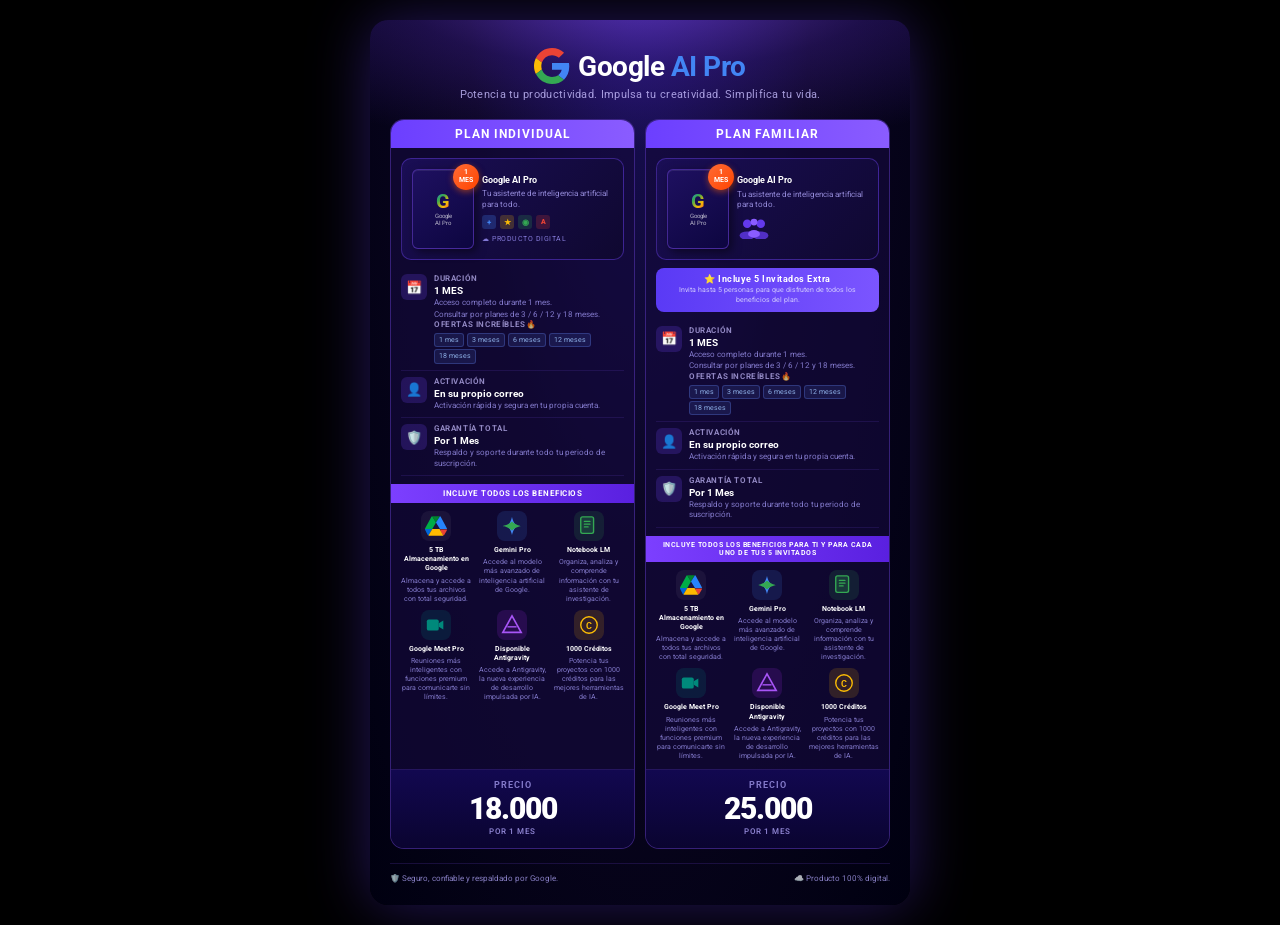
<file: assets/folleto-google-ai-pro.html>
﻿<!DOCTYPE html>
<html lang="es">
<head>
  <meta charset="UTF-8" />
  <meta name="viewport" content="width=device-width, initial-scale=1.0" />
  <title>Google AI Pro – Folleto de Planes</title>
  <link href="https://fonts.googleapis.com/css2?family=Roboto:wght@300;400;500;700;900&display=swap" rel="stylesheet" />
  <style>
    *, *::before, *::after { box-sizing: border-box; margin: 0; padding: 0; }

    body {
      font-family: 'Roboto', sans-serif;
      background: #000;
      display: flex;
      justify-content: center;
      align-items: flex-start;
      min-height: 100vh;
      padding: 20px;
    }

    .folleto {
      width: 540px;
      background: radial-gradient(ellipse at 50% -10%, #1a1060 0%, #0a0520 45%, #000010 100%);
      border-radius: 18px;
      overflow: hidden;
      padding: 28px 20px 22px;
      position: relative;
      box-shadow: 0 0 60px rgba(100, 60, 255, 0.35);
    }

    .arco {
      position: absolute;
      top: 0; left: 0; right: 0;
      height: 180px;
      background: radial-gradient(ellipse 90% 160px at 50% -30px,
        rgba(140, 80, 255, 0.55) 0%,
        rgba(80, 40, 180, 0.30) 50%,
        transparent 100%);
      pointer-events: none;
    }

    .header {
      text-align: center;
      position: relative;
      z-index: 2;
      margin-bottom: 18px;
    }

    .google-logo {
      display: flex;
      align-items: center;
      justify-content: center;
      gap: 8px;
      margin-bottom: 4px;
    }

    .g-icon { width: 36px; height: 36px; }

    .brand-name {
      font-size: 28px;
      font-weight: 700;
      color: #fff;
      letter-spacing: -0.5px;
    }

    .brand-name span { color: #4285F4; }

    .tagline {
      font-size: 10.5px;
      color: rgba(200, 190, 255, 0.80);
      letter-spacing: 0.3px;
    }

    .planes {
      display: grid;
      grid-template-columns: 1fr 1fr;
      gap: 10px;
      position: relative;
      z-index: 2;
    }

    .plan {
      background: rgba(20, 10, 60, 0.65);
      border: 1px solid rgba(130, 80, 255, 0.35);
      border-radius: 14px;
      overflow: hidden;
      display: flex;
      flex-direction: column;
    }

    .plan-header {
      background: linear-gradient(90deg, #6c3fff 0%, #8a5cff 100%);
      text-align: center;
      padding: 7px 6px;
      font-size: 11.5px;
      font-weight: 700;
      color: #fff;
      letter-spacing: 1px;
      text-transform: uppercase;
    }

    .plan-body { padding: 10px 10px 0; }

    .producto-box {
      background: linear-gradient(135deg, #1a0e55 0%, #0f0830 100%);
      border: 1px solid rgba(100, 60, 220, 0.50);
      border-radius: 10px;
      padding: 10px;
      display: flex;
      align-items: center;
      gap: 8px;
      margin-bottom: 8px;
      position: relative;
    }

    .box-visual {
      width: 62px;
      height: 80px;
      background: linear-gradient(145deg, #1e1060 0%, #0d0640 100%);
      border-radius: 6px;
      border: 1px solid rgba(100,60,200,0.6);
      display: flex;
      flex-direction: column;
      align-items: center;
      justify-content: center;
      position: relative;
      flex-shrink: 0;
      box-shadow: 3px 3px 10px rgba(0,0,0,0.5), inset 0 1px 0 rgba(255,255,255,0.08);
    }

    .box-badge {
      position: absolute;
      top: -6px;
      right: -6px;
      background: linear-gradient(135deg, #ff6b35, #ff4500);
      color: #fff;
      font-size: 7px;
      font-weight: 700;
      border-radius: 50%;
      width: 26px;
      height: 26px;
      display: flex;
      flex-direction: column;
      align-items: center;
      justify-content: center;
      line-height: 1.1;
      text-align: center;
      box-shadow: 0 2px 6px rgba(255,100,0,0.5);
    }

    .box-g {
      font-size: 20px;
      font-weight: 700;
      background: linear-gradient(135deg, #4285F4, #34A853, #FBBC05, #EA4335);
      -webkit-background-clip: text;
      -webkit-text-fill-color: transparent;
      background-clip: text;
      line-height: 1;
    }

    .box-label {
      font-size: 5.5px;
      color: rgba(255,255,255,0.7);
      text-align: center;
      margin-top: 2px;
      line-height: 1.3;
    }

    .producto-info { flex: 1; }

    .prod-title {
      font-size: 9px;
      font-weight: 700;
      color: #fff;
      line-height: 1.3;
      margin-bottom: 3px;
    }

    .prod-sub {
      font-size: 7.5px;
      color: rgba(180,170,255,0.8);
      line-height: 1.4;
    }

    .app-icons {
      display: flex;
      gap: 4px;
      margin-top: 5px;
      flex-wrap: wrap;
    }

    .app-icon {
      width: 14px;
      height: 14px;
      border-radius: 3px;
      display: flex;
      align-items: center;
      justify-content: center;
      font-size: 8px;
      font-weight: 700;
    }

    .badge-digital {
      margin-top: 6px;
      font-size: 7px;
      color: rgba(160,150,255,0.8);
      text-transform: uppercase;
      letter-spacing: 0.5px;
    }

    .banner-invitados {
      background: linear-gradient(90deg, #5a3af5 0%, #7b55ff 100%);
      border-radius: 8px;
      padding: 6px 8px;
      margin-bottom: 8px;
    }

    .inv-title {
      font-size: 9px;
      font-weight: 700;
      color: #fff;
      text-align: center;
      letter-spacing: 0.5px;
      margin-bottom: 2px;
    }

    .inv-sub {
      font-size: 7px;
      color: rgba(220,215,255,0.9);
      text-align: center;
      line-height: 1.4;
    }

    .feature-row {
      display: flex;
      align-items: flex-start;
      gap: 7px;
      padding: 6px 0;
      border-bottom: 1px solid rgba(100, 60, 200, 0.18);
    }

    .feature-row:last-of-type { border-bottom: none; }

    .feat-icon {
      width: 26px;
      height: 26px;
      background: rgba(100, 60, 220, 0.25);
      border-radius: 6px;
      flex-shrink: 0;
      display: flex;
      align-items: center;
      justify-content: center;
      font-size: 13px;
    }

    .feat-text { flex: 1; }

    .feat-label {
      font-size: 8px;
      font-weight: 700;
      color: rgba(200, 190, 255, 0.70);
      text-transform: uppercase;
      letter-spacing: 0.6px;
      margin-bottom: 1px;
    }

    .feat-value {
      font-size: 10px;
      font-weight: 700;
      color: #fff;
      line-height: 1.3;
    }

    .feat-desc {
      font-size: 7.5px;
      color: rgba(170, 160, 255, 0.75);
      line-height: 1.4;
      margin-top: 1px;
    }

    /* ── Opciones de duración ── */
    .duracion-opciones {
      display: flex;
      flex-wrap: wrap;
      gap: 2px 3px;
      margin-top: 4px;
    }

    .duracion-opciones span {
      font-size: 6.5px;
      color: rgba(160, 200, 255, 0.85);
      background: rgba(100, 140, 255, 0.12);
      border: 1px solid rgba(100, 140, 255, 0.28);
      border-radius: 3px;
      padding: 1px 4px;
      white-space: nowrap;
      line-height: 1.6;
    }

    .beneficios-banner {
      background: linear-gradient(90deg, #7c3fff 0%, #5a20e0 100%);
      margin: 8px -10px 0;
      padding: 5px 10px;
      font-size: 8px;
      font-weight: 700;
      color: #fff;
      text-align: center;
      letter-spacing: 0.5px;
      text-transform: uppercase;
    }

    .beneficios-grid {
      display: grid;
      grid-template-columns: repeat(3, 1fr);
      gap: 6px;
      padding: 8px 0;
    }

    .beneficio-item {
      text-align: center;
      display: flex;
      flex-direction: column;
      align-items: center;
      gap: 3px;
    }

    .ben-icon {
      width: 30px;
      height: 30px;
      border-radius: 8px;
      display: flex;
      align-items: center;
      justify-content: center;
      font-size: 16px;
      margin-bottom: 2px;
    }

    .ben-title {
      font-size: 7px;
      font-weight: 700;
      color: #fff;
      line-height: 1.3;
      text-align: center;
    }

    .ben-desc {
      font-size: 6.5px;
      color: rgba(170, 160, 255, 0.75);
      line-height: 1.4;
      text-align: center;
    }

    .precio-section {
      background: linear-gradient(180deg, #120850 0%, #0a0430 100%);
      border-top: 1px solid rgba(100, 60, 200, 0.30);
      margin: 0 -10px;
      padding: 10px 10px 12px;
      text-align: center;
      margin-top: auto;
    }

    .precio-label {
      font-size: 8.5px;
      font-weight: 700;
      color: rgba(180, 170, 255, 0.70);
      text-transform: uppercase;
      letter-spacing: 1px;
      margin-bottom: 4px;
    }

    .precio-valor {
      font-size: 30px;
      font-weight: 900;
      color: #fff;
      line-height: 1;
      letter-spacing: -1px;
    }

    .precio-periodo {
      font-size: 8px;
      font-weight: 600;
      color: rgba(180, 170, 255, 0.75);
      letter-spacing: 0.5px;
      margin-top: 3px;
      text-transform: uppercase;
    }

    .footer {
      display: flex;
      justify-content: space-between;
      align-items: center;
      margin-top: 14px;
      padding-top: 10px;
      border-top: 1px solid rgba(100, 60, 200, 0.22);
      position: relative;
      z-index: 2;
    }

    .footer-item {
      display: flex;
      align-items: center;
      gap: 5px;
      font-size: 8px;
      color: rgba(180, 170, 255, 0.75);
    }

    .ic-drive    { background: rgba(255,255,255,0.05); }
    .ic-gemini   { background: rgba(66,133,244,0.15); }
    .ic-notebook { background: rgba(52,168,83,0.15); }
    .ic-meet     { background: rgba(0,150,136,0.15); }
    .ic-ag       { background: rgba(180,50,255,0.15); }
    .ic-credits  { background: rgba(255,180,0,0.15); }
  </style>
</head>
<body>
<div class="folleto">
  <div class="arco"></div>

  <!-- HEADER -->
  <div class="header">
    <div class="google-logo">
      <svg class="g-icon" viewBox="0 0 48 48" xmlns="http://www.w3.org/2000/svg">
        <path fill="#EA4335" d="M24 9.5c3.54 0 6.71 1.22 9.21 3.6l6.85-6.85C35.9 2.38 30.47 0 24 0 14.62 0 6.51 5.38 2.56 13.22l7.98 6.19C12.43 13.72 17.74 9.5 24 9.5z"/>
        <path fill="#4285F4" d="M46.98 24.55c0-1.57-.15-3.09-.38-4.55H24v9.02h12.94c-.58 2.96-2.26 5.48-4.78 7.18l7.73 6c4.51-4.18 7.09-10.36 7.09-17.65z"/>
        <path fill="#FBBC05" d="M10.53 28.59c-.48-1.45-.76-2.99-.76-4.59s.27-3.14.76-4.59l-7.98-6.19C.92 16.46 0 20.12 0 24c0 3.88.92 7.54 2.56 10.78l7.97-6.19z"/>
        <path fill="#34A853" d="M24 48c6.48 0 11.93-2.13 15.89-5.81l-7.73-6c-2.18 1.48-4.97 2.31-8.16 2.31-6.26 0-11.57-4.22-13.47-9.91l-7.98 6.19C6.51 42.62 14.62 48 24 48z"/>
      </svg>
      <span class="brand-name">Google <span>AI Pro</span></span>
    </div>
    <p class="tagline">Potencia tu productividad. Impulsa tu creatividad. Simplifica tu vida.</p>
  </div>

  <!-- PLANES -->
  <div class="planes">

    <!-- PLAN INDIVIDUAL -->
    <div class="plan">
      <div class="plan-header">Plan Individual</div>
      <div class="plan-body">

        <div class="producto-box">
          <div class="box-visual">
            <div class="box-badge">1<br>MES</div>
            <div class="box-g">G</div>
            <div class="box-label">Google<br>AI Pro</div>
          </div>
          <div class="producto-info">
            <div class="prod-title">Google AI Pro</div>
            <div class="prod-sub">Tu asistente de inteligencia artificial para todo.</div>
            <div class="app-icons">
              <div class="app-icon" style="background:rgba(66,133,244,0.25);color:#4285F4;">+</div>
              <div class="app-icon" style="background:rgba(251,188,5,0.20);color:#FBBC05;">★</div>
              <div class="app-icon" style="background:rgba(52,168,83,0.20);color:#34A853;">◉</div>
              <div class="app-icon" style="background:rgba(234,67,53,0.20);color:#EA4335;font-size:7px;font-weight:900;">A</div>
            </div>
            <div class="badge-digital">☁ Producto Digital</div>
          </div>
        </div>

        <!-- Duración -->
        <div class="feature-row">
          <div class="feat-icon">📅</div>
          <div class="feat-text">
            <div class="feat-label">Duración</div>
            <div class="feat-value">1 MES</div>
            <div class="feat-desc">Acceso completo durante 1 mes.</div>
            <div class="feat-desc">Consultar por planes de 3 / 6 / 12 y 18 meses.</div>
            <div class="feat-label">Ofertas Increíbles🔥</div>
            <div class="duracion-opciones">
              <span>1 mes</span>
              <span>3 meses</span>
              <span>6 meses</span>
              <span>12 meses</span>
              <span>18 meses</span>
            </div>
          </div>
        </div>

        <!-- Activación -->
        <div class="feature-row">
          <div class="feat-icon">👤</div>
          <div class="feat-text">
            <div class="feat-label">Activación</div>
            <div class="feat-value">En su propio correo</div>
            <div class="feat-desc">Activación rápida y segura en tu propia cuenta.</div>
          </div>
        </div>

        <!-- Garantía -->
        <div class="feature-row">
          <div class="feat-icon">🛡️</div>
          <div class="feat-text">
            <div class="feat-label">Garantía Total</div>
            <div class="feat-value">Por 1 Mes</div>
            <div class="feat-desc">Respaldo y soporte durante todo tu periodo de suscripción.</div>
          </div>
        </div>

        <div class="beneficios-banner">Incluye todos los beneficios</div>

        <div class="beneficios-grid">
          <div class="beneficio-item">
            <div class="ben-icon ic-drive">
              <svg width="22" height="22" viewBox="0 0 87.3 78" xmlns="http://www.w3.org/2000/svg">
                <path d="M6.6 66.85l3.85 6.65c.8 1.4 1.95 2.5 3.3 3.3L28.95 51H0c0 1.55.4 3.1 1.2 4.5z" fill="#0066DA"/>
                <path d="M43.65 25L28.35 0c-1.35.8-2.5 1.9-3.3 3.3L1.2 46.5c-.8 1.4-1.2 2.95-1.2 4.5h28.95z" fill="#00AC47"/>
                <path d="M73.55 76.8c1.35-.8 2.5-1.9 3.3-3.3l1.6-2.75 7.65-13.25c.8-1.4 1.2-2.95 1.2-4.5H59.4l6.19 13.5z" fill="#EA4335"/>
                <path d="M43.65 25L58.95 0H28.35z" fill="#00832D"/>
                <path d="M59.4 51h27.9c0-1.55-.4-3.1-1.2-4.5L62.85 3.3c-.8-1.4-1.95-2.5-3.3-3.3L43.65 25z" fill="#2684FC"/>
                <path d="M28.95 51L13.65 76.8c1.35.8 2.9 1.2 4.5 1.2h50.1c1.6 0 3.15-.45 4.5-1.2L57.45 51z" fill="#FFBA00"/>
              </svg>
            </div>
            <div class="ben-title">5 TB Almacenamiento en Google</div>
            <div class="ben-desc">Almacena y accede a todos tus archivos con total seguridad.</div>
          </div>

          <div class="beneficio-item">
            <div class="ben-icon ic-gemini">
              <svg width="22" height="22" viewBox="0 0 24 24" fill="none" xmlns="http://www.w3.org/2000/svg">
                <path d="M12 2C12 2 13 8 17 12C13 16 12 22 12 22C12 22 11 16 7 12C11 8 12 2 12 2Z" fill="#4285F4"/>
                <path d="M2 12C2 12 8 11 12 7C16 11 22 12 22 12C22 12 16 13 12 17C8 13 2 12 2 12Z" fill="#34A853"/>
              </svg>
            </div>
            <div class="ben-title">Gemini Pro</div>
            <div class="ben-desc">Accede al modelo más avanzado de inteligencia artificial de Google.</div>
          </div>

          <div class="beneficio-item">
            <div class="ben-icon ic-notebook">
              <svg width="22" height="22" viewBox="0 0 24 24" fill="none" xmlns="http://www.w3.org/2000/svg">
                <rect x="3" y="2" width="14" height="18" rx="2" fill="#34A853" opacity="0.2"/>
                <rect x="3" y="2" width="14" height="18" rx="2" stroke="#34A853" stroke-width="1.5"/>
                <path d="M7 7h6M7 10h6M7 13h4" stroke="#34A853" stroke-width="1.5" stroke-linecap="round"/>
              </svg>
            </div>
            <div class="ben-title">Notebook LM</div>
            <div class="ben-desc">Organiza, analiza y comprende información con tu asistente de investigación.</div>
          </div>

          <div class="beneficio-item">
            <div class="ben-icon ic-meet">
              <svg width="22" height="22" viewBox="0 0 24 24" fill="none" xmlns="http://www.w3.org/2000/svg">
                <rect x="2" y="6" width="13" height="12" rx="2" fill="#00897B"/>
                <path d="M15 10l5-3v10l-5-3V10z" fill="#00897B"/>
              </svg>
            </div>
            <div class="ben-title">Google Meet Pro</div>
            <div class="ben-desc">Reuniones más inteligentes con funciones premium para comunicarte sin límites.</div>
          </div>

          <div class="beneficio-item">
            <div class="ben-icon ic-ag">
              <svg width="22" height="22" viewBox="0 0 24 24" fill="none" xmlns="http://www.w3.org/2000/svg">
                <polygon points="12,2 22,20 2,20" fill="none" stroke="#a855f7" stroke-width="1.8"/>
                <line x1="7" y1="14" x2="17" y2="14" stroke="#a855f7" stroke-width="1.5"/>
              </svg>
            </div>
            <div class="ben-title">Disponible Antigravity</div>
            <div class="ben-desc">Accede a Antigravity, la nueva experiencia de desarrollo impulsada por IA.</div>
          </div>

          <div class="beneficio-item">
            <div class="ben-icon ic-credits">
              <svg width="22" height="22" viewBox="0 0 24 24" fill="none" xmlns="http://www.w3.org/2000/svg">
                <circle cx="12" cy="12" r="9" fill="none" stroke="#FBBC05" stroke-width="1.5"/>
                <text x="12" y="16" font-size="10" fill="#FBBC05" text-anchor="middle" font-family="Roboto" font-weight="700">C</text>
              </svg>
            </div>
            <div class="ben-title">1000 Créditos</div>
            <div class="ben-desc">Potencia tus proyectos con 1000 créditos para las mejores herramientas de IA.</div>
          </div>
        </div>

      </div>

      <div class="precio-section">
        <div class="precio-label">Precio</div>
        <!-- CAMBIO: antes S/ 80, ahora 18.000 -->
        <div class="precio-valor">18.000</div>
        <div class="precio-periodo">Por 1 Mes</div>
      </div>
    </div>

    <!-- PLAN FAMILIAR -->
    <div class="plan">
      <div class="plan-header">Plan Familiar</div>
      <div class="plan-body">

        <div class="producto-box">
          <div class="box-visual">
            <div class="box-badge">1<br>MES</div>
            <div class="box-g">G</div>
            <div class="box-label">Google<br>AI Pro</div>
          </div>
          <div class="producto-info">
            <div class="prod-title">Google AI Pro</div>
            <div class="prod-sub">Tu asistente de inteligencia artificial para todo.</div>
            <div style="margin-top:6px;">
              <svg width="34" height="22" viewBox="0 0 40 26" fill="none" xmlns="http://www.w3.org/2000/svg">
                <circle cx="12" cy="8" r="5" fill="#6c3fff" opacity="0.9"/>
                <circle cx="28" cy="8" r="5" fill="#6c3fff" opacity="0.9"/>
                <ellipse cx="12" cy="22" rx="9" ry="5" fill="#6c3fff" opacity="0.7"/>
                <ellipse cx="28" cy="22" rx="9" ry="5" fill="#6c3fff" opacity="0.7"/>
                <circle cx="20" cy="6" r="4" fill="#8a5cff"/>
                <ellipse cx="20" cy="20" rx="7" ry="4.5" fill="#8a5cff"/>
              </svg>
            </div>
          </div>
        </div>

        <div class="banner-invitados">
          <div class="inv-title">⭐ Incluye 5 Invitados Extra</div>
          <div class="inv-sub">Invita hasta 5 personas para que disfruten de todos los beneficios del plan.</div>
        </div>

        <!-- Duración -->
        <div class="feature-row">
          <div class="feat-icon">📅</div>
          <div class="feat-text">
            <div class="feat-label">Duración</div>
            <div class="feat-value">1 MES</div>
            <div class="feat-desc">Acceso completo durante 1 mes.</div>
            <div class="feat-desc">Consultar por planes de 3 / 6 / 12 y 18 meses.</div>
            <div class="feat-label">Ofertas Increíbles🔥</div>
            <div class="duracion-opciones">
              <span>1 mes</span>
              <span>3 meses</span>
              <span>6 meses</span>
              <span>12 meses</span>
              <span>18 meses</span>
            </div>
          </div>
        </div>

        <!-- Activación -->
        <div class="feature-row">
          <div class="feat-icon">👤</div>
          <div class="feat-text">
            <div class="feat-label">Activación</div>
            <div class="feat-value">En su propio correo</div>
            <div class="feat-desc">Activación rápida y segura en tu propia cuenta.</div>
          </div>
        </div>

        <!-- Garantía -->
        <div class="feature-row">
          <div class="feat-icon">🛡️</div>
          <div class="feat-text">
            <div class="feat-label">Garantía Total</div>
            <div class="feat-value">Por 1 Mes</div>
            <div class="feat-desc">Respaldo y soporte durante todo tu periodo de suscripción.</div>
          </div>
        </div>

        <div class="beneficios-banner" style="font-size:7px;">Incluye todos los beneficios para ti y para cada uno de tus 5 invitados</div>

        <div class="beneficios-grid">
          <div class="beneficio-item">
            <div class="ben-icon ic-drive">
              <svg width="22" height="22" viewBox="0 0 87.3 78" xmlns="http://www.w3.org/2000/svg">
                <path d="M6.6 66.85l3.85 6.65c.8 1.4 1.95 2.5 3.3 3.3L28.95 51H0c0 1.55.4 3.1 1.2 4.5z" fill="#0066DA"/>
                <path d="M43.65 25L28.35 0c-1.35.8-2.5 1.9-3.3 3.3L1.2 46.5c-.8 1.4-1.2 2.95-1.2 4.5h28.95z" fill="#00AC47"/>
                <path d="M73.55 76.8c1.35-.8 2.5-1.9 3.3-3.3l1.6-2.75 7.65-13.25c.8-1.4 1.2-2.95 1.2-4.5H59.4l6.19 13.5z" fill="#EA4335"/>
                <path d="M43.65 25L58.95 0H28.35z" fill="#00832D"/>
                <path d="M59.4 51h27.9c0-1.55-.4-3.1-1.2-4.5L62.85 3.3c-.8-1.4-1.95-2.5-3.3-3.3L43.65 25z" fill="#2684FC"/>
                <path d="M28.95 51L13.65 76.8c1.35.8 2.9 1.2 4.5 1.2h50.1c1.6 0 3.15-.45 4.5-1.2L57.45 51z" fill="#FFBA00"/>
              </svg>
            </div>
            <div class="ben-title">5 TB Almacenamiento en Google</div>
            <div class="ben-desc">Almacena y accede a todos tus archivos con total seguridad.</div>
          </div>

          <div class="beneficio-item">
            <div class="ben-icon ic-gemini">
              <svg width="22" height="22" viewBox="0 0 24 24" fill="none" xmlns="http://www.w3.org/2000/svg">
                <path d="M12 2C12 2 13 8 17 12C13 16 12 22 12 22C12 22 11 16 7 12C11 8 12 2 12 2Z" fill="#4285F4"/>
                <path d="M2 12C2 12 8 11 12 7C16 11 22 12 22 12C22 12 16 13 12 17C8 13 2 12 2 12Z" fill="#34A853"/>
              </svg>
            </div>
            <div class="ben-title">Gemini Pro</div>
            <div class="ben-desc">Accede al modelo más avanzado de inteligencia artificial de Google.</div>
          </div>

          <div class="beneficio-item">
            <div class="ben-icon ic-notebook">
              <svg width="22" height="22" viewBox="0 0 24 24" fill="none" xmlns="http://www.w3.org/2000/svg">
                <rect x="3" y="2" width="14" height="18" rx="2" fill="#34A853" opacity="0.2"/>
                <rect x="3" y="2" width="14" height="18" rx="2" stroke="#34A853" stroke-width="1.5"/>
                <path d="M7 7h6M7 10h6M7 13h4" stroke="#34A853" stroke-width="1.5" stroke-linecap="round"/>
              </svg>
            </div>
            <div class="ben-title">Notebook LM</div>
            <div class="ben-desc">Organiza, analiza y comprende información con tu asistente de investigación.</div>
          </div>

          <div class="beneficio-item">
            <div class="ben-icon ic-meet">
              <svg width="22" height="22" viewBox="0 0 24 24" fill="none" xmlns="http://www.w3.org/2000/svg">
                <rect x="2" y="6" width="13" height="12" rx="2" fill="#00897B"/>
                <path d="M15 10l5-3v10l-5-3V10z" fill="#00897B"/>
              </svg>
            </div>
            <div class="ben-title">Google Meet Pro</div>
            <div class="ben-desc">Reuniones más inteligentes con funciones premium para comunicarte sin límites.</div>
          </div>

          <div class="beneficio-item">
            <div class="ben-icon ic-ag">
              <svg width="22" height="22" viewBox="0 0 24 24" fill="none" xmlns="http://www.w3.org/2000/svg">
                <polygon points="12,2 22,20 2,20" fill="none" stroke="#a855f7" stroke-width="1.8"/>
                <line x1="7" y1="14" x2="17" y2="14" stroke="#a855f7" stroke-width="1.5"/>
              </svg>
            </div>
            <div class="ben-title">Disponible Antigravity</div>
            <div class="ben-desc">Accede a Antigravity, la nueva experiencia de desarrollo impulsada por IA.</div>
          </div>

          <div class="beneficio-item">
            <div class="ben-icon ic-credits">
              <svg width="22" height="22" viewBox="0 0 24 24" fill="none" xmlns="http://www.w3.org/2000/svg">
                <circle cx="12" cy="12" r="9" fill="none" stroke="#FBBC05" stroke-width="1.5"/>
                <text x="12" y="16" font-size="10" fill="#FBBC05" text-anchor="middle" font-family="Roboto" font-weight="700">C</text>
              </svg>
            </div>
            <div class="ben-title">1000 Créditos</div>
            <div class="ben-desc">Potencia tus proyectos con 1000 créditos para las mejores herramientas de IA.</div>
          </div>
        </div>

      </div>

      <div class="precio-section">
        <div class="precio-label">Precio</div>
        <!-- CAMBIO: antes S/ 150, ahora 25.000 -->
        <div class="precio-valor">25.000</div>
        <div class="precio-periodo">Por 1 Mes</div>
      </div>
    </div>

  </div><!-- /planes -->

  <!-- FOOTER -->
  <div class="footer">
    <div class="footer-item">
      🛡️ Seguro, confiable y respaldado por Google.
    </div>
    <div class="footer-item">
      ☁️ Producto 100% digital.
    </div>
  </div>

</div>
</body>
</html>
</file>
